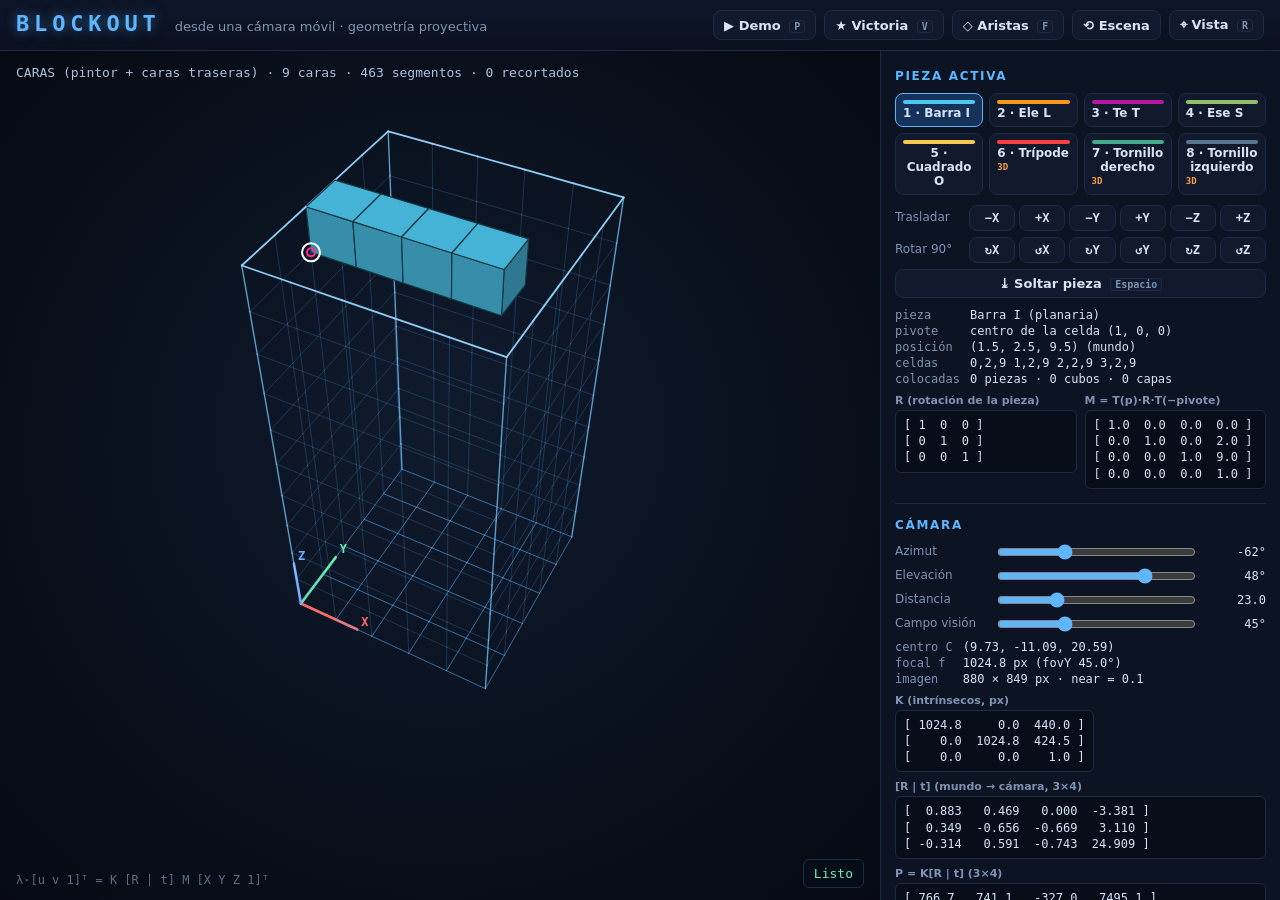
<file: index.html>
<!doctype html>
<html lang="es">
<head>
  <meta charset="utf-8">
  <meta name="viewport" content="width=device-width, initial-scale=1">
  <title>Blockout · Cámara móvil</title>
  <link rel="stylesheet" href="css/style.css">
</head>
<body>
  <div class="app">
    <header class="topbar">
      <div class="brand">
        <span class="logo">BLOCKOUT</span>
        <span class="tag">desde una cámara móvil · geometría proyectiva</span>
      </div>
      <div class="toolbar">
        <button id="btn-demo" title="Modo de demostración (P)">▶ Demo <kbd>P</kbd></button>
        <button id="btn-victory" title="Animación de victoria (V)">★ Victoria <kbd>V</kbd></button>
        <button id="btn-wire" title="Alternar caras / solo aristas (F)">◇ Aristas <kbd>F</kbd></button>
        <button id="btn-reset-scene" title="Reiniciar escena (Retroceso)">⟲ Escena</button>
        <button id="btn-reset-cam" title="Restablecer vista (R)">⌖ Vista <kbd>R</kbd></button>
      </div>
    </header>

    <main class="stage">
      <canvas id="view" aria-label="Vista proyectada de la escena 3D"></canvas>
      <div class="status-strip" id="status-strip">Listo</div>
    </main>

    <aside class="panel">
      <section>
        <h2>Pieza activa</h2>
        <div class="piece-grid" id="piece-grid"></div>
        <div class="pad">
          <div class="pad-group">
            <span>Trasladar</span>
            <button data-act='{"type":"TRANSLATE","delta":[-1,0,0]}'>−X</button>
            <button data-act='{"type":"TRANSLATE","delta":[1,0,0]}'>+X</button>
            <button data-act='{"type":"TRANSLATE","delta":[0,-1,0]}'>−Y</button>
            <button data-act='{"type":"TRANSLATE","delta":[0,1,0]}'>+Y</button>
            <button data-act='{"type":"TRANSLATE","delta":[0,0,-1]}'>−Z</button>
            <button data-act='{"type":"TRANSLATE","delta":[0,0,1]}'>+Z</button>
          </div>
          <div class="pad-group">
            <span>Rotar 90°</span>
            <button data-act='{"type":"ROTATE","axis":"x","dir":1}'>↻X</button>
            <button data-act='{"type":"ROTATE","axis":"x","dir":-1}'>↺X</button>
            <button data-act='{"type":"ROTATE","axis":"y","dir":1}'>↻Y</button>
            <button data-act='{"type":"ROTATE","axis":"y","dir":-1}'>↺Y</button>
            <button data-act='{"type":"ROTATE","axis":"z","dir":1}'>↻Z</button>
            <button data-act='{"type":"ROTATE","axis":"z","dir":-1}'>↺Z</button>
          </div>
          <button class="wide" data-act='{"type":"DROP"}'>⤓ Soltar pieza <kbd>Espacio</kbd></button>
        </div>
        <div class="kv" id="piece-info"></div>
        <div class="mats">
          <div><h3>R (rotación de la pieza)</h3><pre id="mat-Rp"></pre></div>
          <div><h3>M = T(p)·R·T(−pivote)</h3><pre id="mat-M"></pre></div>
        </div>
      </section>

      <section>
        <h2>Cámara</h2>
        <label class="slider"><span>Azimut</span><input type="range" id="cam-azimuth" min="-180" max="180" step="1"><output id="o-azimuth"></output></label>
        <label class="slider"><span>Elevación</span><input type="range" id="cam-elevation" min="-85" max="89" step="1"><output id="o-elevation"></output></label>
        <label class="slider"><span>Distancia</span><input type="range" id="cam-distance" min="0.5" max="80" step="0.1"><output id="o-distance"></output></label>
        <label class="slider"><span>Campo visión</span><input type="range" id="cam-fovY" min="8" max="120" step="0.5"><output id="o-fovY"></output></label>
        <div class="kv" id="cam-info"></div>
        <div class="mats">
          <div><h3>K (intrínsecos, px)</h3><pre id="mat-K"></pre></div>
          <div class="full"><h3>[R | t] (mundo → cámara, 3×4)</h3><pre id="mat-Rt"></pre></div>
          <div class="full"><h3>P = K[R | t] (3×4)</h3><pre id="mat-P"></pre></div>
        </div>
      </section>

      <section>
        <h2>Traza de un punto <small>objeto → pantalla</small></h2>
        <div class="row">
          <button id="trace-prev">◀</button>
          <span id="trace-label" class="grow"></span>
          <button id="trace-next">▶ <kbd>T</kbd></button>
        </div>
        <table class="trace" id="trace-table"></table>
      </section>

      <section>
        <h2>Homografía del fondo <small>plano Z = 0</small></h2>
        <p class="note">Fija la vista 1, mueve la cámara y compara: <b class="g">○</b> proyección real ·
          <b>×</b> H·x₁. En el fondo coinciden; fuera del plano <b class="o">○</b>–<b class="r">×</b> no.</p>
        <div class="row">
          <button id="h-capture">Fijar vista 1 <kbd>H</kbd></button>
          <button id="h-clear">Quitar</button>
        </div>
        <div id="h-out" class="h-out"></div>
      </section>

      <section>
        <h2>Controles</h2>
        <dl class="keys">
          <dt>← → ↑ ↓</dt><dd>trasladar en X/Y (relativo a la vista)</dd>
          <dt>Mayús+↑↓, RePág/AvPág</dt><dd>trasladar en Z</dd>
          <dt>Q/A · W/S · E/D</dt><dd>rotar ±90° en X · Y · Z</dd>
          <dt>1 – 8</dt><dd>seleccionar pieza</dd>
          <dt>Espacio</dt><dd>soltar pieza</dd>
          <dt>Arrastrar ratón · J/L · I/K</dt><dd>orbitar cámara</dd>
          <dt>Rueda · U/O</dt><dd>distancia de observación</dd>
          <dt>Mayús+rueda · N/M</dt><dd>campo de visión (focal)</dd>
          <dt>R</dt><dd>restablecer vista</dd>
          <dt>F · T · H</dt><dd>aristas · traza · homografía</dd>
          <dt>V · P</dt><dd>victoria · demostración</dd>
        </dl>
      </section>
    </aside>
  </div>

  <!-- Orden de carga: núcleo matemático → escena (A) → cámara/proyección (B) → aplicación (C).
       Scripts clásicos (no módulos ES) para que funcione abriendo el archivo, sin servidor. -->
  <script src="js/math/linalg.js"></script>
  <script src="js/scene/pieces.js"></script>
  <script src="js/scene/scene.js"></script>
  <script src="js/camera/camera.js"></script>
  <script src="js/camera/projection.js"></script>
  <script src="js/camera/homography.js"></script>
  <script src="js/app/renderer.js"></script>
  <script src="js/app/input.js"></script>
  <script src="js/app/victory.js"></script>
  <script src="js/app/demo.js"></script>
  <script src="js/app/main.js"></script>
</body>
</html>
</file>
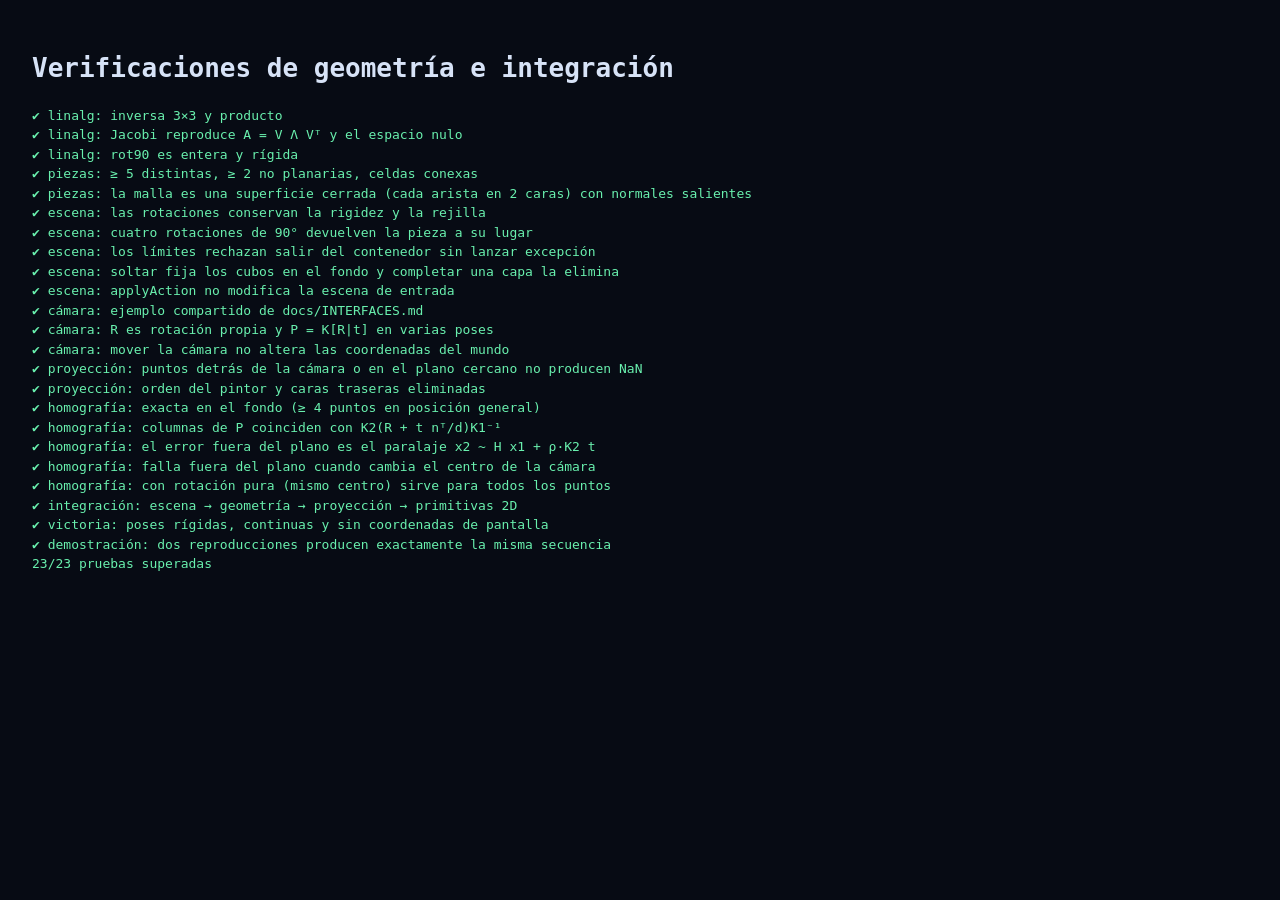
<file: tests/test.html>
<!doctype html>
<html lang="es">
<head>
  <meta charset="utf-8">
  <title>Pruebas · Blockout</title>
  <style>
    body { background: #070b14; color: #d7e3f7; font: 13px/1.5 "DejaVu Sans Mono", ui-monospace, monospace; padding: 24px; }
    .ok { color: #69f0ae; } .bad { color: #ff5a5a; white-space: pre-wrap; }
  </style>
</head>
<body>
  <h1>Verificaciones de geometría e integración</h1>
  <div id="out"></div>
  <script src="../js/math/linalg.js"></script>
  <script src="../js/scene/pieces.js"></script>
  <script src="../js/scene/scene.js"></script>
  <script src="../js/camera/camera.js"></script>
  <script src="../js/camera/projection.js"></script>
  <script src="../js/camera/homography.js"></script>
  <script src="../js/app/victory.js"></script>
  <script src="../js/app/demo.js"></script>
  <script src="tests.js"></script>
  <script>
    const out = document.getElementById('out');
    BO.tests.run((msg, ok) => {
      const d = document.createElement('div');
      d.className = ok ? 'ok' : 'bad';
      d.textContent = msg;
      out.appendChild(d);
    });
  </script>
</body>
</html>
</file>
<file: css/style.css>
:root {
  --bg: #070b14;
  --panel: #0c1322;
  --panel-2: #111a2d;
  --line: #1d2a44;
  --text: #d7e3f7;
  --muted: #7f93b5;
  --accent: #5eb6ff;
  --accent-2: #ff2e88;
  --ok: #69f0ae;
  --warn: #ff9f43;
  --bad: #ff5a5a;
  --mono: "JetBrains Mono", "DejaVu Sans Mono", "Liberation Mono", ui-monospace, monospace;
  --sans: "Inter", "Cantarell", "Ubuntu", "Segoe UI", system-ui, sans-serif;
}
* { box-sizing: border-box; }
html, body { margin: 0; height: 100%; background: var(--bg); color: var(--text); font: 14px/1.45 var(--sans); }

.app {
  display: grid;
  grid-template-columns: 1fr 400px;
  grid-template-rows: auto 1fr;
  grid-template-areas: "top top" "stage panel";
  height: 100vh;
}
.topbar {
  grid-area: top;
  display: flex; align-items: center; justify-content: space-between; gap: 16px; flex-wrap: wrap;
  padding: 10px 16px;
  border-bottom: 1px solid var(--line);
  background: linear-gradient(180deg, #0d1628, #0a1020);
}
.brand { display: flex; align-items: baseline; gap: 14px; }
.logo {
  font: 800 22px/1 var(--mono); letter-spacing: 0.22em; color: var(--accent);
  text-shadow: 0 0 12px rgba(94, 182, 255, 0.55);
}
.tag { color: var(--muted); font-size: 13px; }
.toolbar { display: flex; gap: 8px; flex-wrap: wrap; }

button {
  font: 600 13px var(--sans); color: var(--text);
  background: var(--panel-2); border: 1px solid var(--line); border-radius: 8px;
  padding: 6px 10px; cursor: pointer; transition: border-color .15s, background .15s;
}
button:hover { border-color: var(--accent); }
button:focus-visible { outline: 2px solid var(--accent); outline-offset: 1px; }
button.on { background: #15335a; border-color: var(--accent); }
kbd {
  font: 600 10px var(--mono); color: var(--muted); border: 1px solid var(--line);
  border-radius: 4px; padding: 0 4px; margin-left: 4px;
}

.stage { grid-area: stage; position: relative; min-height: 0; min-width: 0; }
#view { position: absolute; inset: 0; width: 100%; height: 100%; display: block; cursor: grab; touch-action: none; }
#view.dragging { cursor: grabbing; }
.status-strip {
  position: absolute; right: 16px; bottom: 12px; max-width: 60%;
  font: 500 13px var(--mono); padding: 6px 10px; border-radius: 6px;
  background: rgba(8, 14, 26, 0.8); border: 1px solid var(--line); color: var(--ok);
}
.status-strip.bad { color: var(--bad); }

.panel {
  grid-area: panel; overflow-y: auto; border-left: 1px solid var(--line); background: var(--panel);
  padding: 4px 14px 24px;
}
section { border-bottom: 1px solid var(--line); padding: 12px 0 14px; }
h2 { font: 700 12px var(--sans); letter-spacing: .14em; text-transform: uppercase; color: var(--accent); margin: 2px 0 10px; }
h2 small { color: var(--muted); letter-spacing: .04em; text-transform: none; font-weight: 500; margin-left: 6px; }
h3 { font: 600 11px var(--sans); color: var(--muted); margin: 0 0 3px; }
pre {
  margin: 0; font: 12px/1.35 var(--mono); background: #070d19; border: 1px solid var(--line);
  border-radius: 6px; padding: 6px 8px; overflow-x: auto; white-space: pre;
}
.piece-grid { display: grid; grid-template-columns: repeat(4, 1fr); gap: 6px; margin-bottom: 10px; }
.piece-grid button { display: flex; flex-direction: column; align-items: flex-start; gap: 2px; padding: 6px 7px; font-size: 12px; }
.piece-grid .sw { width: 100%; height: 4px; border-radius: 2px; }
.piece-grid .np { font: 600 9px var(--mono); color: var(--warn); }
.pad { display: grid; gap: 6px; margin-bottom: 10px; }
.pad-group { display: grid; grid-template-columns: 70px repeat(6, 1fr); gap: 4px; align-items: center; }
.pad-group span { color: var(--muted); font-size: 12px; }
.pad-group button { padding: 5px 0; font: 600 12px var(--mono); }
.wide { width: 100%; }
.kv { display: grid; grid-template-columns: auto 1fr; gap: 2px 10px; font: 12px var(--mono); margin: 6px 0 8px; }
.kv .k { color: var(--muted); }
.mats { display: grid; grid-template-columns: 1fr 1fr; gap: 8px; }
.mats .full { grid-column: 1 / -1; }
.slider { display: grid; grid-template-columns: 92px 1fr 64px; align-items: center; gap: 8px; margin: 4px 0; }
.slider span { color: var(--muted); font-size: 12px; }
.slider output { font: 12px var(--mono); text-align: right; }
input[type=range] { width: 100%; accent-color: var(--accent); }
.row { display: flex; gap: 8px; align-items: center; margin-bottom: 8px; }
.grow { flex: 1; font: 12px var(--mono); color: var(--muted); text-align: center; }
table.trace { width: 100%; border-collapse: collapse; font: 12px var(--mono); }
table.trace td { padding: 3px 4px; border-top: 1px solid var(--line); vertical-align: top; }
table.trace td:first-child { color: var(--muted); white-space: nowrap; }
.note { color: var(--muted); font-size: 12px; margin: 0 0 8px; }
.g { color: var(--ok); } .o { color: var(--warn); } .r { color: var(--bad); }
.h-out table { width: 100%; border-collapse: collapse; font: 11px var(--mono); margin-top: 6px; }
.h-out th, .h-out td { padding: 2px 4px; text-align: right; border-top: 1px solid var(--line); }
.h-out th { color: var(--muted); font-weight: 500; }
.h-out .sum { font: 12px var(--mono); margin: 6px 0; }
dl.keys { display: grid; grid-template-columns: auto 1fr; gap: 4px 12px; margin: 0; font-size: 12px; }
dl.keys dt { font: 600 11px var(--mono); color: var(--accent); }
dl.keys dd { margin: 0; color: var(--muted); }

@media (max-width: 900px) {
  .app { grid-template-columns: 1fr; grid-template-rows: auto 60vh auto; grid-template-areas: "top" "stage" "panel"; height: auto; }
  .panel { border-left: 0; }
}
</file>
